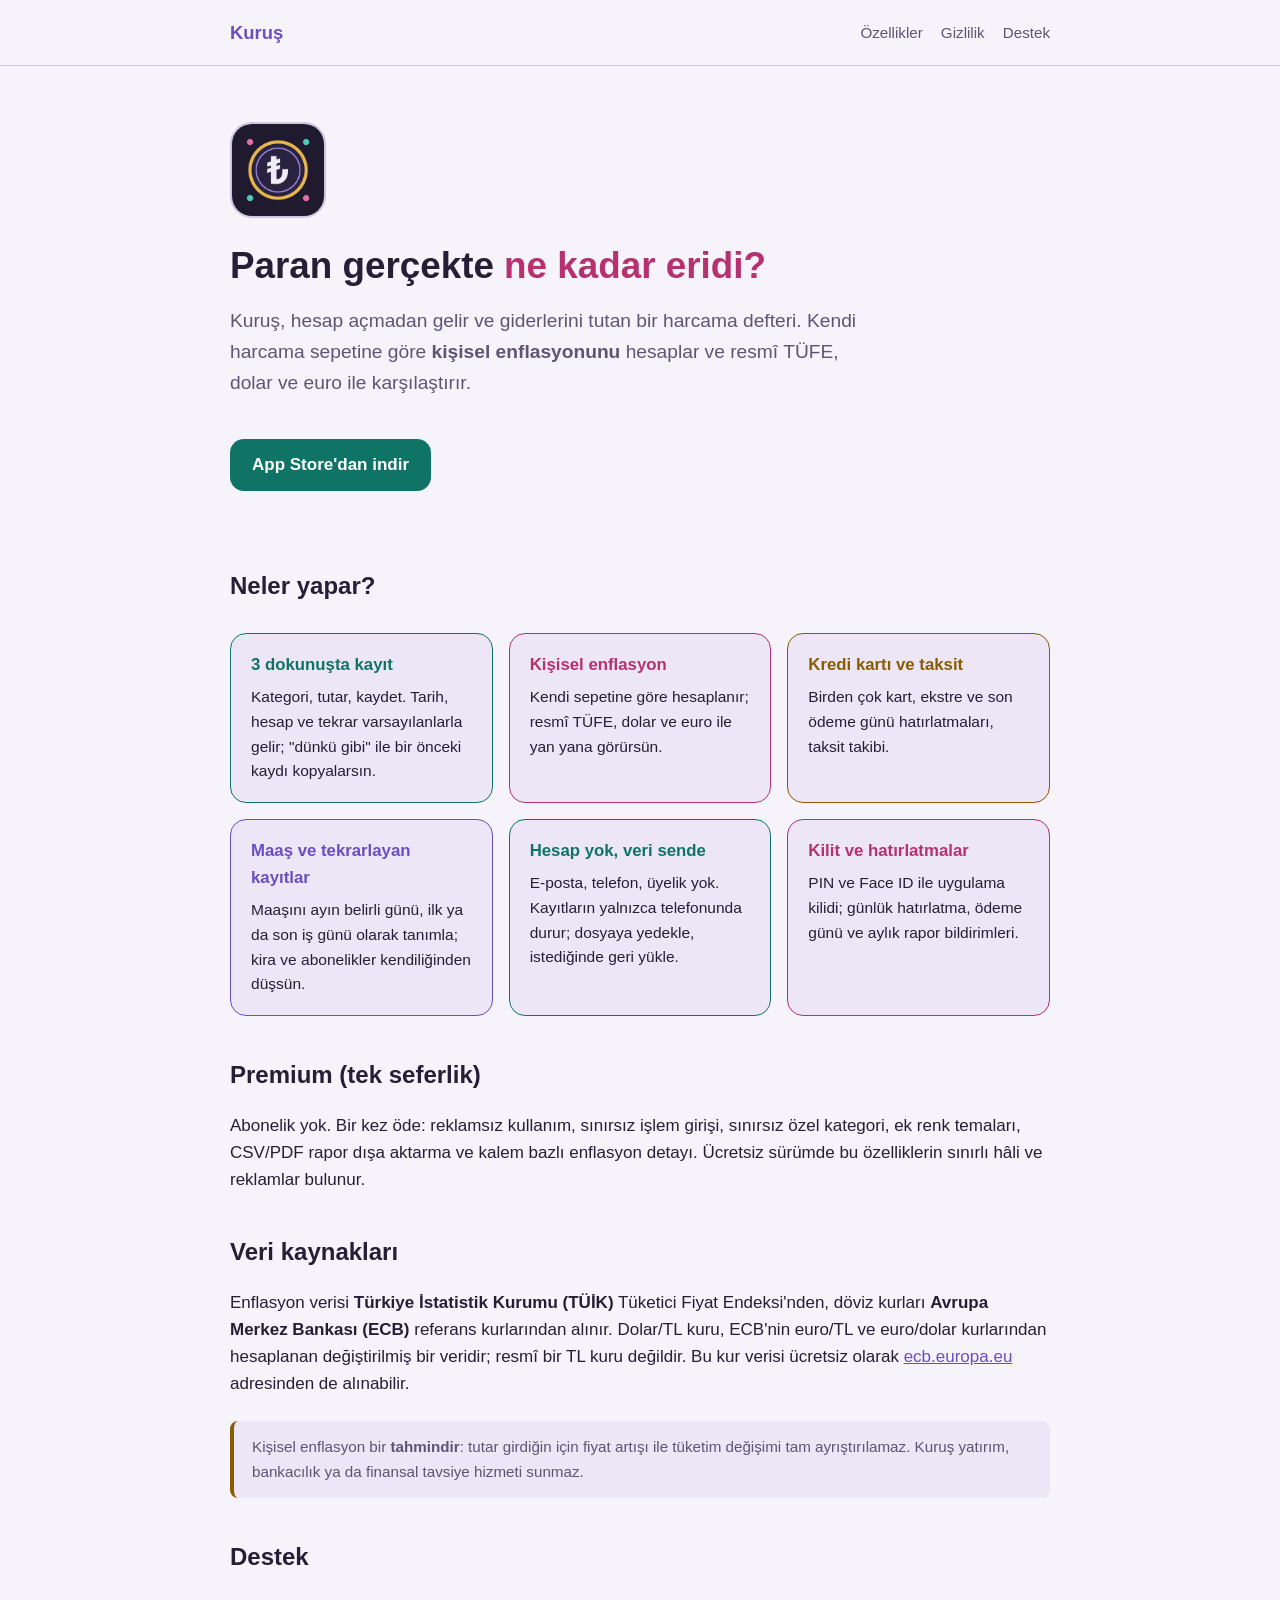
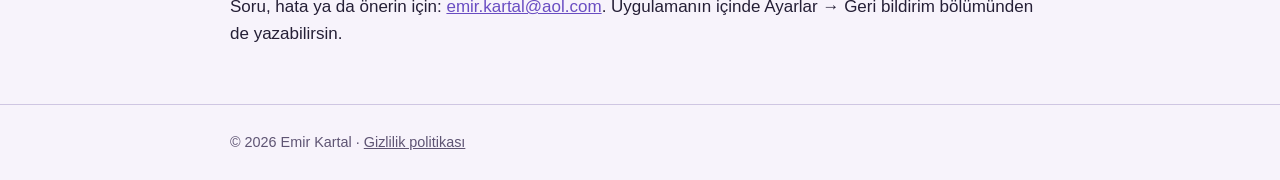
<file: index.html>
<!doctype html>
<html lang="tr">
<head>
<meta charset="utf-8">
<meta name="viewport" content="width=device-width,initial-scale=1">
<title>Kuruş – Gerçek Alım Gücün</title>
<meta name="description" content="Hesap açmadan gelir ve giderini tut; paranın gerçekte ne kadar eridiğini kişisel enflasyonunla gör. Veriler yalnızca telefonunda kalır.">
<meta property="og:title" content="Kuruş – Gerçek Alım Gücün">
<meta property="og:description" content="Hesapsız harcama defteri ve kişisel enflasyon göstergesi.">
<meta property="og:type" content="website">
<meta name="theme-color" content="#1F1A2E">
<link rel="icon" href="icon.png">
<link rel="stylesheet" href="style.css">
</head>
<body>
<header class="top"><div class="wrap">
  <a class="brand" href="./">Kuruş</a>
  <nav><a href="#ozellikler">Özellikler</a><a href="gizlilik.html">Gizlilik</a><a href="#destek">Destek</a></nav>
</div></header>

<main class="wrap">
  <section class="hero">
    <img class="icon" src="icon.png" alt="Kuruş uygulama simgesi">
    <h1>Paran gerçekte <span>ne kadar eridi?</span></h1>
    <p class="lead">Kuruş, hesap açmadan gelir ve giderlerini tutan bir harcama defteri. Kendi harcama sepetine göre <b>kişisel enflasyonunu</b> hesaplar ve resmî TÜFE, dolar ve euro ile karşılaştırır.</p>
    <a class="cta" href="https://apps.apple.com/tr/app/kuru%C5%9F-ger%C3%A7ek-al%C4%B1m-g%C3%BCc%C3%BCn/id6837870436">App Store'dan indir</a>
  </section>

  <section id="ozellikler">
    <h2>Neler yapar?</h2>
    <div class="grid">
      <div class="card c-teal"><h3>3 dokunuşta kayıt</h3><p>Kategori, tutar, kaydet. Tarih, hesap ve tekrar varsayılanlarla gelir; "dünkü gibi" ile bir önceki kaydı kopyalarsın.</p></div>
      <div class="card c-pink"><h3>Kişisel enflasyon</h3><p>Kendi sepetine göre hesaplanır; resmî TÜFE, dolar ve euro ile yan yana görürsün.</p></div>
      <div class="card c-amber"><h3>Kredi kartı ve taksit</h3><p>Birden çok kart, ekstre ve son ödeme günü hatırlatmaları, taksit takibi.</p></div>
      <div class="card c-lav"><h3>Maaş ve tekrarlayan kayıtlar</h3><p>Maaşını ayın belirli günü, ilk ya da son iş günü olarak tanımla; kira ve abonelikler kendiliğinden düşsün.</p></div>
      <div class="card c-teal"><h3>Hesap yok, veri sende</h3><p>E-posta, telefon, üyelik yok. Kayıtların yalnızca telefonunda durur; dosyaya yedekle, istediğinde geri yükle.</p></div>
      <div class="card c-pink"><h3>Kilit ve hatırlatmalar</h3><p>PIN ve Face ID ile uygulama kilidi; günlük hatırlatma, ödeme günü ve aylık rapor bildirimleri.</p></div>
    </div>
  </section>

  <section>
    <h2>Premium (tek seferlik)</h2>
    <p>Abonelik yok. Bir kez öde: reklamsız kullanım, sınırsız işlem girişi, sınırsız özel kategori, ek renk temaları, CSV/PDF rapor dışa aktarma ve kalem bazlı enflasyon detayı. Ücretsiz sürümde bu özelliklerin sınırlı hâli ve reklamlar bulunur.</p>
  </section>

  <section>
    <h2>Veri kaynakları</h2>
    <p>Enflasyon verisi <b>Türkiye İstatistik Kurumu (TÜİK)</b> Tüketici Fiyat Endeksi'nden, döviz kurları <b>Avrupa Merkez Bankası (ECB)</b> referans kurlarından alınır. Dolar/TL kuru, ECB'nin euro/TL ve euro/dolar kurlarından hesaplanan değiştirilmiş bir veridir; resmî bir TL kuru değildir. Bu kur verisi ücretsiz olarak <a href="https://www.ecb.europa.eu">ecb.europa.eu</a> adresinden de alınabilir.</p>
    <p class="note">Kişisel enflasyon bir <b>tahmindir</b>: tutar girdiğin için fiyat artışı ile tüketim değişimi tam ayrıştırılamaz. Kuruş yatırım, bankacılık ya da finansal tavsiye hizmeti sunmaz.</p>
  </section>

  <section id="destek">
    <h2>Destek</h2>
    <p>Soru, hata ya da önerin için: <a href="mailto:emir.kartal@aol.com">emir.kartal@aol.com</a>. Uygulamanın içinde Ayarlar → Geri bildirim bölümünden de yazabilirsin.</p>
  </section>
</main>

<footer><div class="wrap">© 2026 Emir Kartal · <a href="gizlilik.html">Gizlilik politikası</a></div></footer>
</body>
</html>
</file>
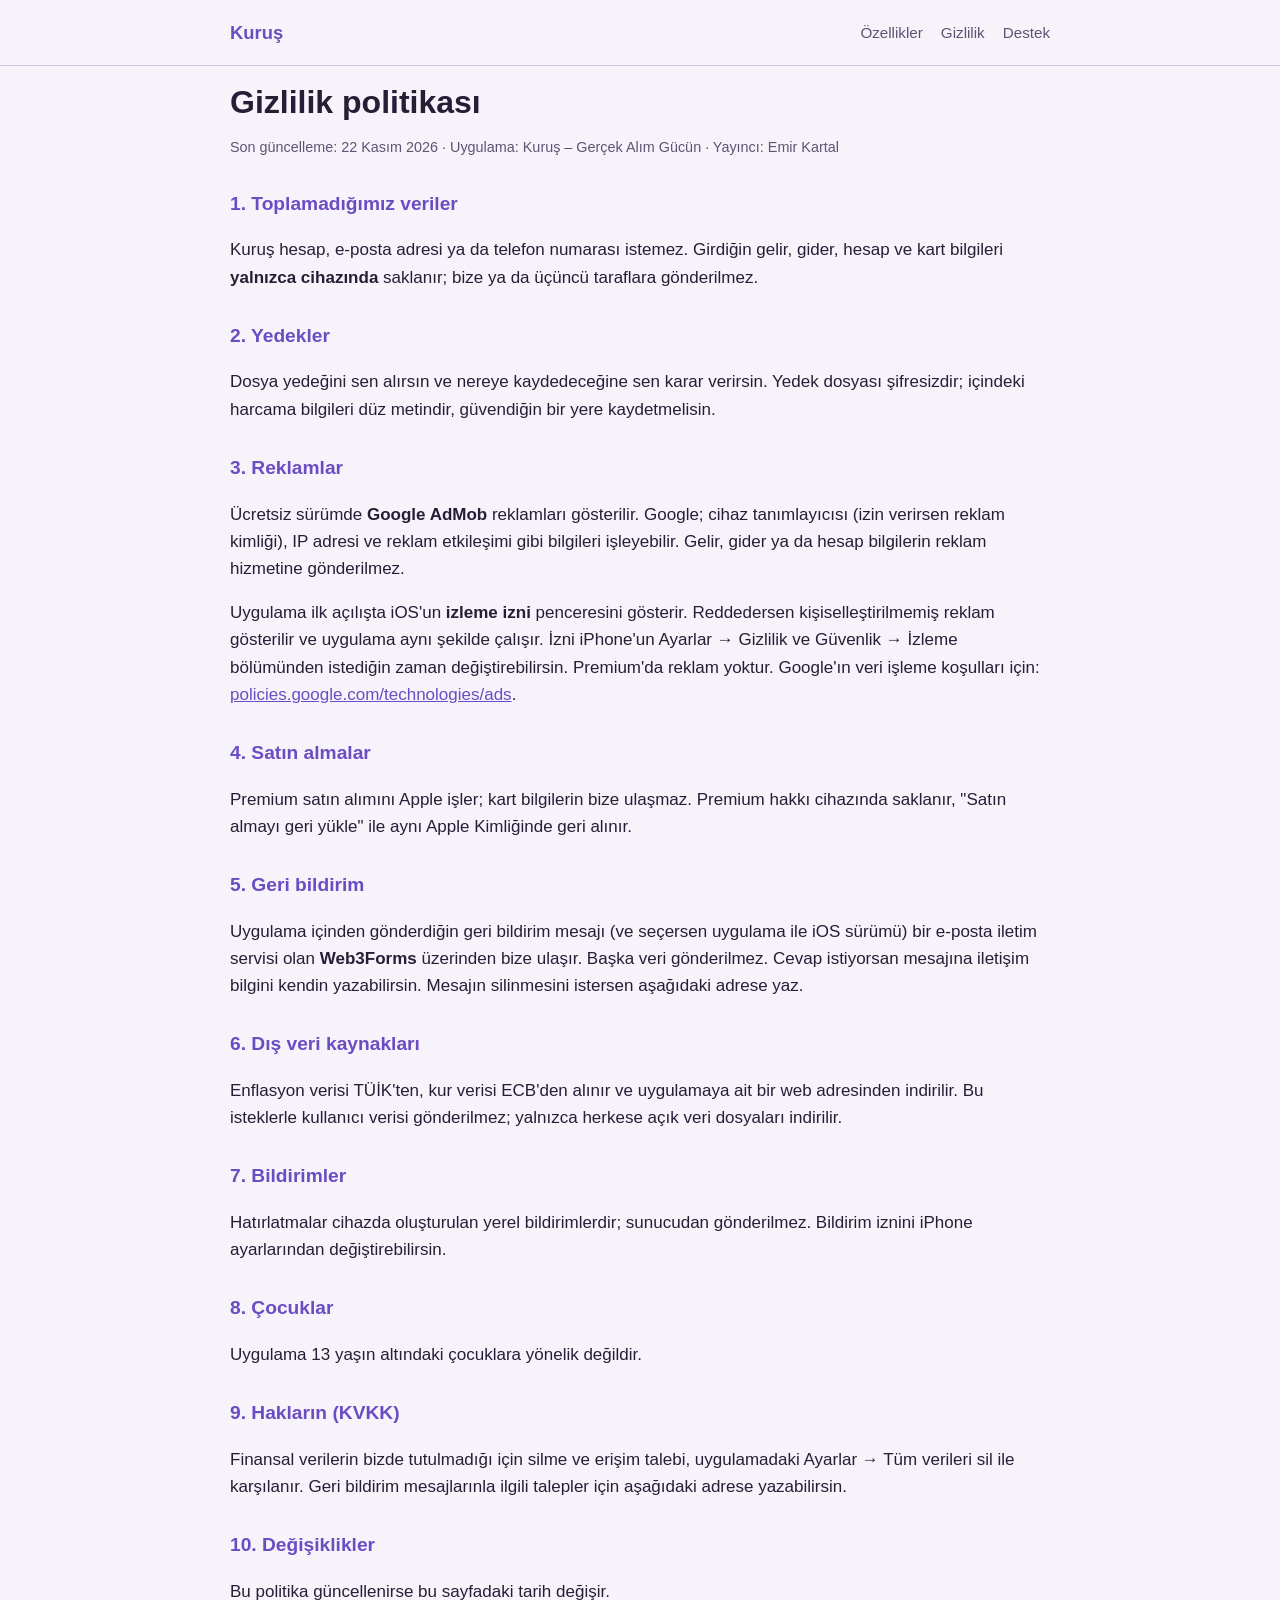
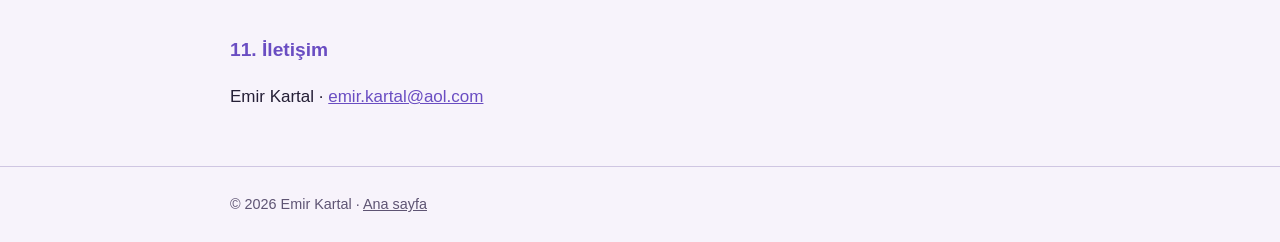
<file: gizlilik.html>
<!doctype html>
<html lang="tr">
<head>
<meta charset="utf-8">
<meta name="viewport" content="width=device-width,initial-scale=1">
<title>Gizlilik politikası – Kuruş</title>
<meta name="description" content="Kuruş uygulamasının gizlilik politikası.">
<meta name="theme-color" content="#1F1A2E">
<link rel="icon" href="icon.png">
<link rel="stylesheet" href="style.css">
</head>
<body>
<header class="top"><div class="wrap">
  <a class="brand" href="./">Kuruş</a>
  <nav><a href="./#ozellikler">Özellikler</a><a href="gizlilik.html">Gizlilik</a><a href="./#destek">Destek</a></nav>
</div></header>

<main class="wrap doc">
  <h1>Gizlilik politikası</h1>
  <p class="meta">Son güncelleme: 22 Kasım 2026 · Uygulama: Kuruş – Gerçek Alım Gücün · Yayıncı: Emir Kartal</p>

  <h2>1. Toplamadığımız veriler</h2>
  <p>Kuruş hesap, e-posta adresi ya da telefon numarası istemez. Girdiğin gelir, gider, hesap ve kart bilgileri <b>yalnızca cihazında</b> saklanır; bize ya da üçüncü taraflara gönderilmez.</p>

  <h2>2. Yedekler</h2>
  <p>Dosya yedeğini sen alırsın ve nereye kaydedeceğine sen karar verirsin. Yedek dosyası şifresizdir; içindeki harcama bilgileri düz metindir, güvendiğin bir yere kaydetmelisin.</p>

  <h2>3. Reklamlar</h2>
  <p>Ücretsiz sürümde <b>Google AdMob</b> reklamları gösterilir. Google; cihaz tanımlayıcısı (izin verirsen reklam kimliği), IP adresi ve reklam etkileşimi gibi bilgileri işleyebilir. Gelir, gider ya da hesap bilgilerin reklam hizmetine gönderilmez.</p>
  <p>Uygulama ilk açılışta iOS'un <b>izleme izni</b> penceresini gösterir. Reddedersen kişiselleştirilmemiş reklam gösterilir ve uygulama aynı şekilde çalışır. İzni iPhone'un Ayarlar → Gizlilik ve Güvenlik → İzleme bölümünden istediğin zaman değiştirebilirsin. Premium'da reklam yoktur. Google'ın veri işleme koşulları için: <a href="https://policies.google.com/technologies/ads">policies.google.com/technologies/ads</a>.</p>

  <h2>4. Satın almalar</h2>
  <p>Premium satın alımını Apple işler; kart bilgilerin bize ulaşmaz. Premium hakkı cihazında saklanır, "Satın almayı geri yükle" ile aynı Apple Kimliğinde geri alınır.</p>

  <h2>5. Geri bildirim</h2>
  <p>Uygulama içinden gönderdiğin geri bildirim mesajı (ve seçersen uygulama ile iOS sürümü) bir e-posta iletim servisi olan <b>Web3Forms</b> üzerinden bize ulaşır. Başka veri gönderilmez. Cevap istiyorsan mesajına iletişim bilgini kendin yazabilirsin. Mesajın silinmesini istersen aşağıdaki adrese yaz.</p>

  <h2>6. Dış veri kaynakları</h2>
  <p>Enflasyon verisi TÜİK'ten, kur verisi ECB'den alınır ve uygulamaya ait bir web adresinden indirilir. Bu isteklerle kullanıcı verisi gönderilmez; yalnızca herkese açık veri dosyaları indirilir.</p>

  <h2>7. Bildirimler</h2>
  <p>Hatırlatmalar cihazda oluşturulan yerel bildirimlerdir; sunucudan gönderilmez. Bildirim iznini iPhone ayarlarından değiştirebilirsin.</p>

  <h2>8. Çocuklar</h2>
  <p>Uygulama 13 yaşın altındaki çocuklara yönelik değildir.</p>

  <h2>9. Hakların (KVKK)</h2>
  <p>Finansal verilerin bizde tutulmadığı için silme ve erişim talebi, uygulamadaki Ayarlar → Tüm verileri sil ile karşılanır. Geri bildirim mesajlarınla ilgili talepler için aşağıdaki adrese yazabilirsin.</p>

  <h2>10. Değişiklikler</h2>
  <p>Bu politika güncellenirse bu sayfadaki tarih değişir.</p>

  <h2>11. İletişim</h2>
  <p>Emir Kartal · <a href="mailto:emir.kartal@aol.com">emir.kartal@aol.com</a></p>
</main>

<footer><div class="wrap">© 2026 Emir Kartal · <a href="./">Ana sayfa</a></div></footer>
</body>
</html>
</file>
<file: style.css>
:root{
  --bg:#F7F3FB; --surface:#ECE6F6; --text:#251F36; --muted:#5E5473; --line:#CFC6E2;
  --pink:#B5316F; --teal:#0F7466; --lav:#6A4DC2; --amber:#8A5C00; --on:#fff;
}
@media (prefers-color-scheme: dark){
  :root{
    --bg:#1F1A2E; --surface:#2A2340; --text:#F1ECF7; --muted:#BDB3CF; --line:#4A4066;
    --pink:#E26DA8; --teal:#4FC9B8; --lav:#A48BEA; --amber:#E8B84F; --on:#1F1A2E;
  }
}
*{box-sizing:border-box}
html{-webkit-text-size-adjust:100%}
body{margin:0;background:var(--bg);color:var(--text);font:17px/1.6 -apple-system,BlinkMacSystemFont,"Segoe UI",Roboto,Helvetica,Arial,sans-serif}
a{color:var(--lav)}
.wrap{max-width:860px;margin:0 auto;padding:0 20px}
header.top{padding:18px 0;border-bottom:1px solid var(--line)}
header.top .wrap{display:flex;justify-content:space-between;align-items:center;gap:12px}
.brand{font-weight:700;font-size:1.15rem;color:var(--lav);text-decoration:none}
nav a{margin-left:18px;color:var(--muted);text-decoration:none;font-size:.95rem}
nav a:hover{color:var(--text)}
.hero{padding:56px 0 36px}
.hero img.icon{width:96px;height:96px;border-radius:22px;border:2px solid var(--line)}
h1{font-size:2.3rem;line-height:1.15;margin:18px 0 10px}
h1 span{color:var(--pink)}
.lead{font-size:1.2rem;color:var(--muted);max-width:640px}
.cta{display:inline-block;margin-top:22px;padding:12px 22px;border-radius:14px;background:var(--teal);color:var(--on);font-weight:600;text-decoration:none}
.cta.soft{background:transparent;color:var(--muted);border:1.5px solid var(--line);cursor:default}
.grid{display:grid;grid-template-columns:repeat(auto-fit,minmax(250px,1fr));gap:16px;margin:28px 0}
.card{background:var(--surface);border:1.5px solid var(--c,var(--lav));border-radius:16px;padding:18px 20px}
.card h3{margin:0 0 6px;color:var(--c,var(--lav));font-size:1.05rem}
.card p{margin:0;color:var(--text);font-size:.97rem}
.c-pink{--c:var(--pink)} .c-teal{--c:var(--teal)} .c-lav{--c:var(--lav)} .c-amber{--c:var(--amber)}
h2{margin:40px 0 8px;font-size:1.5rem}
.note{background:var(--surface);border-left:4px solid var(--amber);border-radius:8px;padding:14px 18px;color:var(--muted);font-size:.95rem;margin:24px 0}
footer{margin-top:56px;padding:26px 0;border-top:1px solid var(--line);color:var(--muted);font-size:.9rem}
footer a{color:var(--muted)}
.doc h1{font-size:2rem}
.doc h2{font-size:1.2rem;margin:30px 0 6px;color:var(--lav)}
.doc ul{padding-left:22px}
.meta{color:var(--muted);font-size:.9rem}
@media (max-width:560px){h1{font-size:1.8rem}.hero{padding-top:36px}nav a{margin-left:12px}}
</file>
